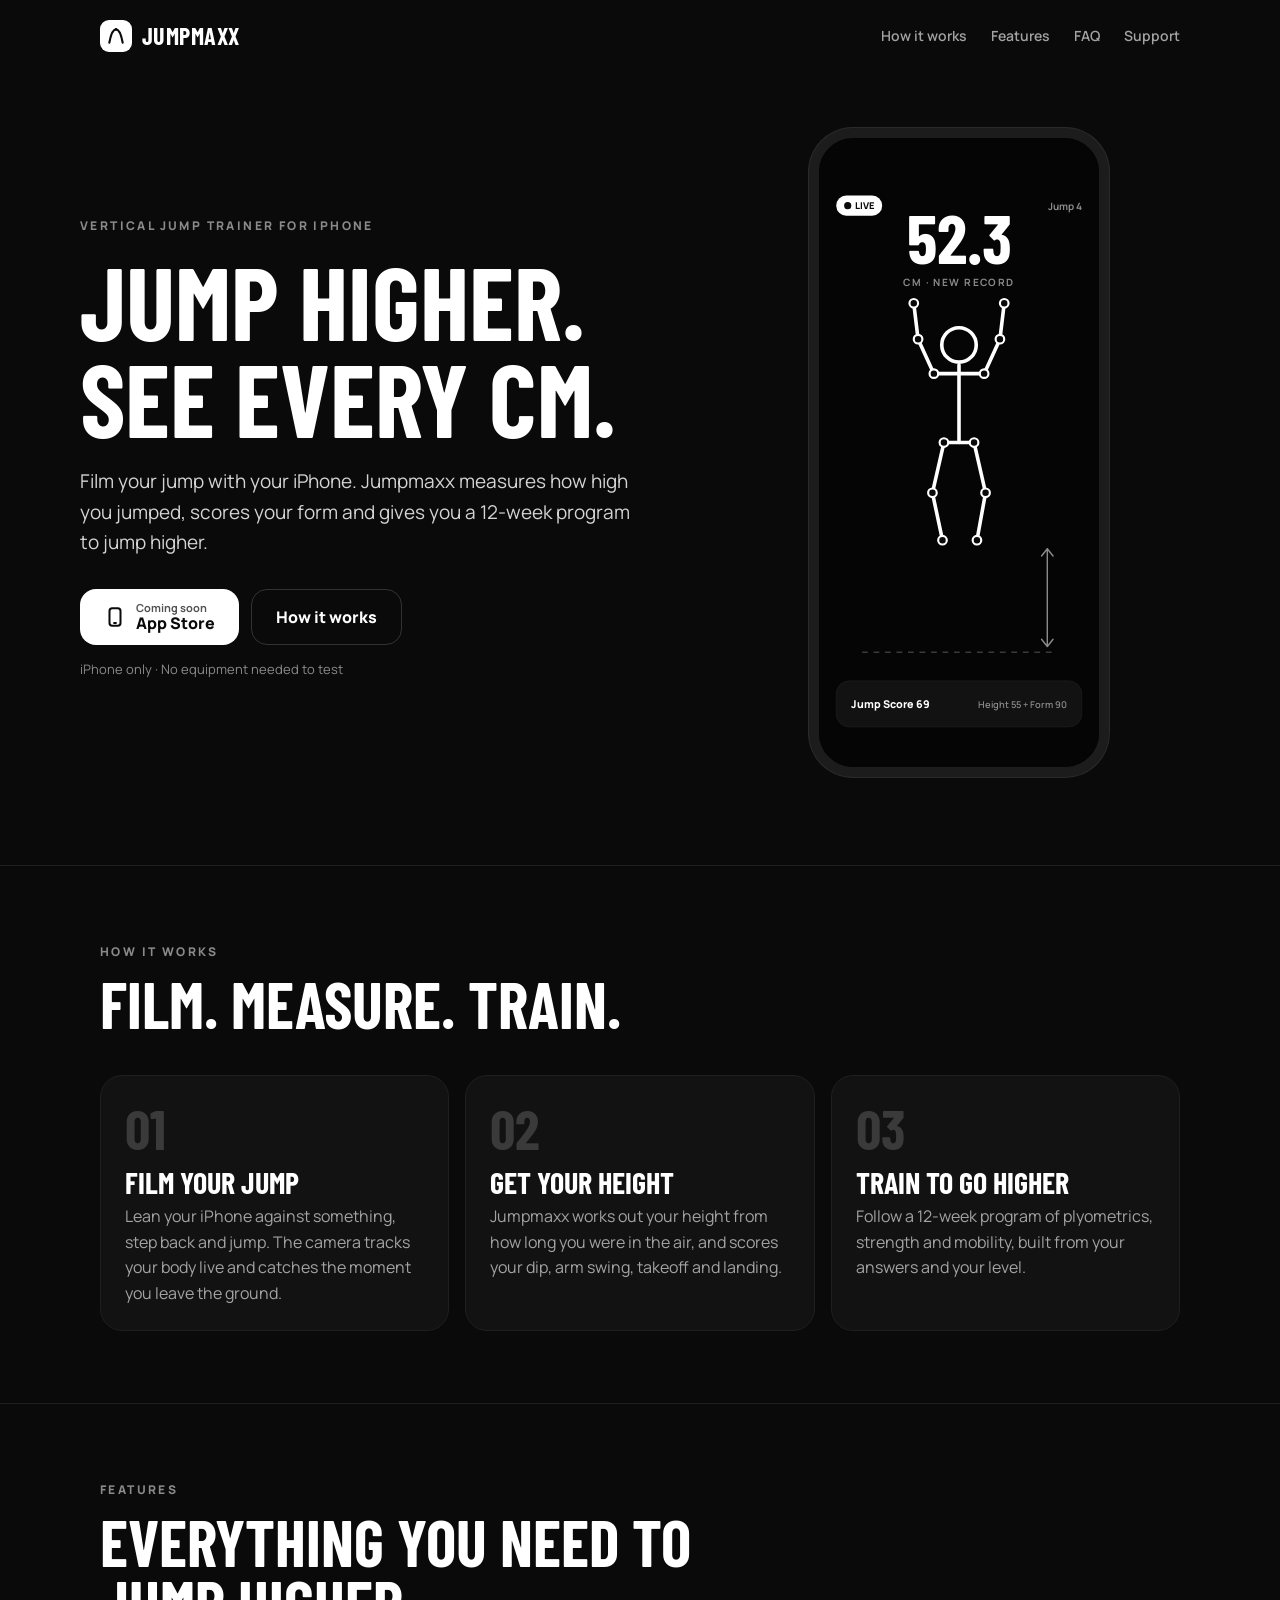
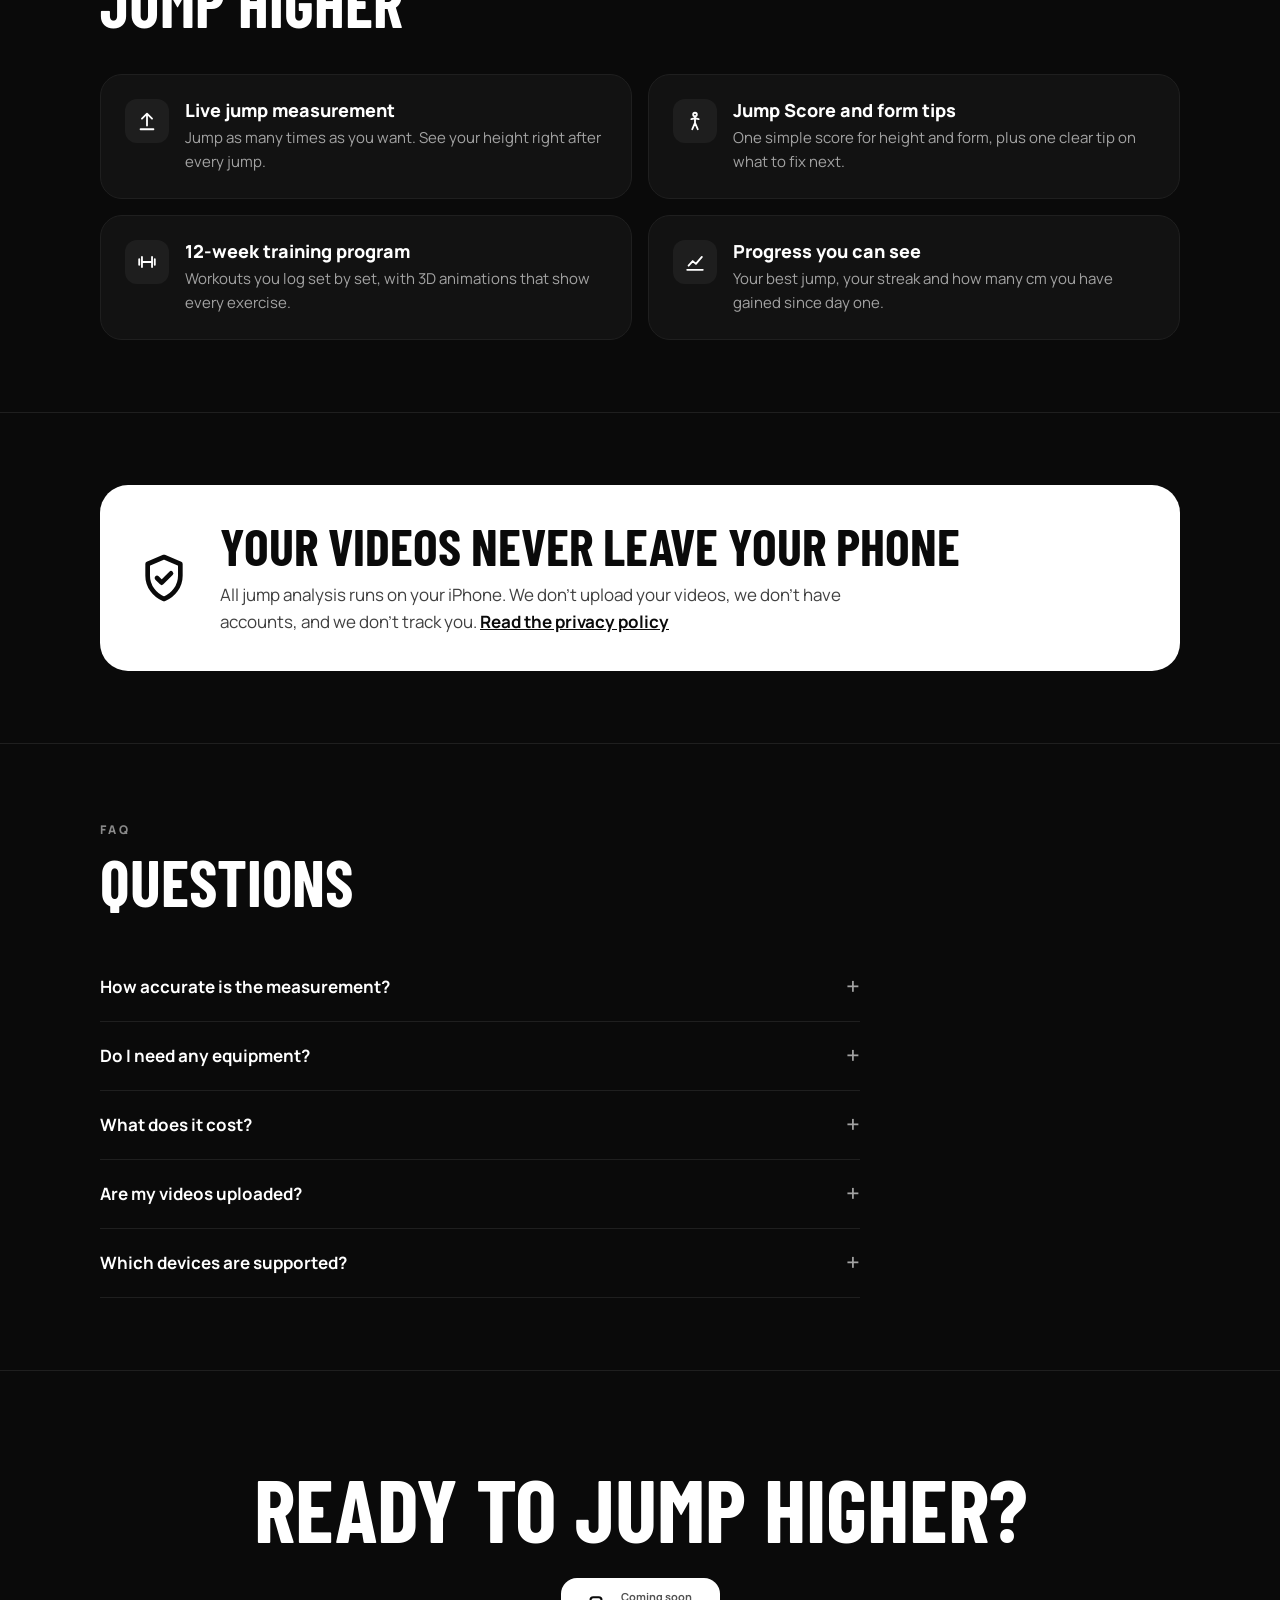
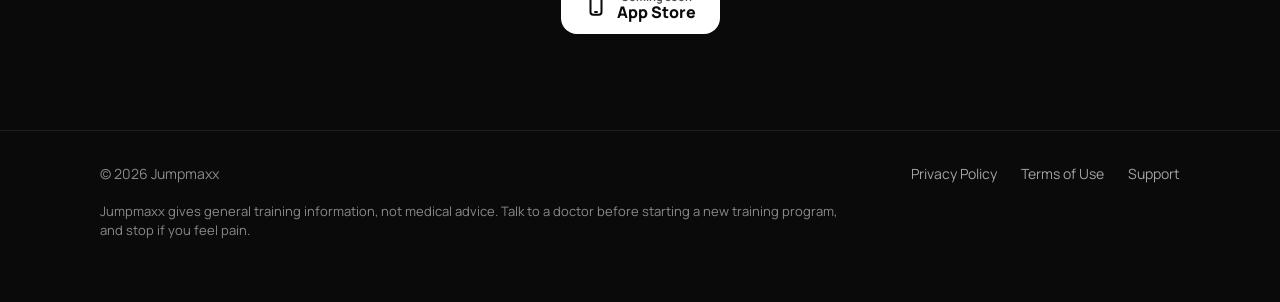
<file: index.html>
<!doctype html>
<html lang="en">
<head>
<meta charset="utf-8">
<meta name="viewport" content="width=device-width, initial-scale=1">
<title>Jumpmaxx – Measure and train your vertical jump</title>
<meta name="description" content="Film your jump with your iPhone. Jumpmaxx measures your height, scores your form and gives you a 12-week program to jump higher. Your videos never leave your phone.">
<link rel="preconnect" href="https://fonts.googleapis.com">
<link rel="preconnect" href="https://fonts.gstatic.com" crossorigin>
<link href="https://fonts.googleapis.com/css2?family=Barlow+Condensed:wght@600;700&family=Manrope:wght@400;500;600;700;800&display=swap" rel="stylesheet">
<link rel="stylesheet" href="style.css?v=3">
</head>
<body>

<header class="wrap nav">
  <a class="brand" href="index.html" aria-label="Jumpmaxx home">
    <span class="brand-mark"><svg width="20" height="20" viewBox="0 0 24 24" fill="none" stroke="#0A0A0A" stroke-width="2.6" stroke-linecap="round" aria-hidden="true"><path d="M4 20C6 9 9 4 12 4s6 5 8 16"/><circle cx="12" cy="4" r="1.6" fill="#0A0A0A" stroke="none"/></svg></span>
    Jumpmaxx
  </a>
  <nav class="nav-links" aria-label="Main">
    <a href="#how">How it works</a>
    <a href="#features">Features</a>
    <a href="#faq">FAQ</a>
    <a href="support.html">Support</a>
  </nav>
</header>

<main>
  <div class="wrap hero">
    <div>
      <span class="eyebrow">Vertical jump trainer for iPhone</span>
      <h1>Jump higher.<br>See every cm.</h1>
      <p class="lead">Film your jump with your iPhone. Jumpmaxx measures how high you jumped, scores your form and gives you a 12-week program to jump higher.</p>
      <div class="cta">
        <a class="btn" href="#download">
          <svg width="22" height="22" viewBox="0 0 24 24" fill="none" stroke="currentColor" stroke-width="2.2" stroke-linecap="round" stroke-linejoin="round" aria-hidden="true"><rect x="6" y="2.5" width="12" height="19" rx="3"/><path d="M11 18.5h2"/></svg>
          <span><small>Coming soon</small>App Store</span>
        </a>
        <a class="btn btn-ghost" href="#how">How it works</a>
      </div>
      <p class="note">iPhone only · No equipment needed to test</p>
    </div>

    <div class="phone" aria-hidden="true">
      <svg viewBox="0 0 390 844" xmlns="http://www.w3.org/2000/svg">
        <rect width="390" height="844" fill="#050505"/>
        <rect x="24" y="64" width="64" height="28" rx="14" fill="#FFFFFF"/>
        <circle cx="40" cy="78" r="5" fill="#0A0A0A"/>
        <text x="50" y="83" font-family="Manrope, sans-serif" font-size="13" font-weight="800" fill="#0A0A0A">LIVE</text>
        <text x="366" y="84" font-family="Manrope, sans-serif" font-size="14" font-weight="700" fill="#8A8A8A" text-anchor="end">Jump 4</text>
        <text x="195" y="160" font-family="Barlow Condensed, sans-serif" font-size="96" font-weight="700" fill="#FFFFFF" text-anchor="middle">52.3</text>
        <text x="195" y="190" font-family="Manrope, sans-serif" font-size="14" font-weight="700" fill="#8A8A8A" text-anchor="middle" letter-spacing="2">CM · NEW RECORD</text>
        <g stroke="#FFFFFF" stroke-width="5" stroke-linecap="round" stroke-linejoin="round" fill="none">
          <path d="M195 300v108"/>
          <path d="M160 312h70"/>
          <path d="M160 312l-22-48-6-50"/>
          <path d="M230 312l22-48 6-50"/>
          <path d="M174 408h42"/>
          <path d="M174 408l-16 70 14 66"/>
          <path d="M216 408l16 70-12 66"/>
        </g>
        <circle cx="195" cy="272" r="24" fill="none" stroke="#FFFFFF" stroke-width="5"/>
        <g fill="#0A0A0A" stroke="#FFFFFF" stroke-width="3">
          <circle cx="160" cy="312" r="6"/><circle cx="230" cy="312" r="6"/>
          <circle cx="138" cy="264" r="6"/><circle cx="252" cy="264" r="6"/>
          <circle cx="132" cy="214" r="6"/><circle cx="258" cy="214" r="6"/>
          <circle cx="174" cy="408" r="6"/><circle cx="216" cy="408" r="6"/>
          <circle cx="158" cy="478" r="6"/><circle cx="232" cy="478" r="6"/>
          <circle cx="172" cy="544" r="6"/><circle cx="220" cy="544" r="6"/>
        </g>
        <path d="M60 700h270" stroke="#3A3A3A" stroke-width="2" stroke-dasharray="8 8"/>
        <path d="M318 692V556M310 566l8-10 8 10M310 682l8 10 8-10" stroke="#8A8A8A" stroke-width="2" fill="none" stroke-linecap="round" stroke-linejoin="round"/>
        <rect x="24" y="740" width="342" height="64" rx="18" fill="#121212" stroke="#1F1F1F"/>
        <text x="44" y="778" font-family="Manrope, sans-serif" font-size="15" font-weight="800" fill="#FFFFFF">Jump Score 69</text>
        <text x="346" y="778" font-family="Manrope, sans-serif" font-size="13" font-weight="600" fill="#8A8A8A" text-anchor="end">Height 55 + Form 90</text>
      </svg>
    </div>
  </div>

  <section id="how">
    <div class="wrap">
      <div class="section-head">
        <span class="eyebrow">How it works</span>
        <h2>Film. Measure. Train.</h2>
      </div>
      <div class="steps">
        <div class="step">
          <div class="step-num">01</div>
          <h3>Film your jump</h3>
          <p>Lean your iPhone against something, step back and jump. The camera tracks your body live and catches the moment you leave the ground.</p>
        </div>
        <div class="step">
          <div class="step-num">02</div>
          <h3>Get your height</h3>
          <p>Jumpmaxx works out your height from how long you were in the air, and scores your dip, arm swing, takeoff and landing.</p>
        </div>
        <div class="step">
          <div class="step-num">03</div>
          <h3>Train to go higher</h3>
          <p>Follow a 12-week program of plyometrics, strength and mobility, built from your answers and your level.</p>
        </div>
      </div>
    </div>
  </section>

  <section id="features">
    <div class="wrap">
      <div class="section-head">
        <span class="eyebrow">Features</span>
        <h2>Everything you need to jump higher</h2>
      </div>
      <div class="features">
        <div class="feature">
          <span class="feature-icon"><svg width="22" height="22" viewBox="0 0 24 24" fill="none" stroke="#FFFFFF" stroke-width="2" stroke-linecap="round" stroke-linejoin="round" aria-hidden="true"><path d="M12 17V4M6.5 9.5L12 4l5.5 5.5M5 21h14"/></svg></span>
          <div><h3>Live jump measurement</h3><p>Jump as many times as you want. See your height right after every jump.</p></div>
        </div>
        <div class="feature">
          <span class="feature-icon"><svg width="22" height="22" viewBox="0 0 24 24" fill="none" stroke="#FFFFFF" stroke-width="2" stroke-linecap="round" stroke-linejoin="round" aria-hidden="true"><circle cx="12" cy="5" r="2"/><path d="M12 7v7M8 10l4-1 4 1M9 21l3-7 3 7"/></svg></span>
          <div><h3>Jump Score and form tips</h3><p>One simple score for height and form, plus one clear tip on what to fix next.</p></div>
        </div>
        <div class="feature">
          <span class="feature-icon"><svg width="22" height="22" viewBox="0 0 24 24" fill="none" stroke="#FFFFFF" stroke-width="2" stroke-linecap="round" stroke-linejoin="round" aria-hidden="true"><path d="M6.5 6.5v11M17.5 6.5v11M3.5 9v6M20.5 9v6M6.5 12h11"/></svg></span>
          <div><h3>12-week training program</h3><p>Workouts you log set by set, with 3D animations that show every exercise.</p></div>
        </div>
        <div class="feature">
          <span class="feature-icon"><svg width="22" height="22" viewBox="0 0 24 24" fill="none" stroke="#FFFFFF" stroke-width="2" stroke-linecap="round" stroke-linejoin="round" aria-hidden="true"><path d="M3.5 20.5h17M5 16l4.5-5 3.5 3 6.5-7.5"/></svg></span>
          <div><h3>Progress you can see</h3><p>Your best jump, your streak and how many cm you have gained since day one.</p></div>
        </div>
      </div>
    </div>
  </section>

  <section>
    <div class="wrap">
      <div class="privacy-band">
        <svg width="56" height="56" viewBox="0 0 24 24" fill="none" stroke="#0A0A0A" stroke-width="2" stroke-linecap="round" stroke-linejoin="round" aria-hidden="true"><path d="M12 3l7 3v5c0 4.5-3 8.5-7 10-4-1.5-7-5.5-7-10V6l7-3z"/><path d="M9 12l2 2 4-4"/></svg>
        <div>
          <h2>Your videos never leave your phone</h2>
          <p>All jump analysis runs on your iPhone. We don't upload your videos, we don't have accounts, and we don't track you. <a href="privacy.html">Read the privacy policy</a></p>
        </div>
      </div>
    </div>
  </section>

  <section id="faq">
    <div class="wrap">
      <div class="section-head">
        <span class="eyebrow">FAQ</span>
        <h2>Questions</h2>
      </div>
      <div class="faq">
        <details>
          <summary>How accurate is the measurement?</summary>
          <p>Jumpmaxx uses flight time, the same method as jump mats. It needs a clear view of your whole body and good light. Results are most accurate on newer iPhones with a high frame rate.</p>
        </details>
        <details>
          <summary>Do I need any equipment?</summary>
          <p>No. To test your jump you only need your iPhone and some floor space. Some workouts use a box, weights or a band, and the app shows you what each one needs.</p>
        </details>
        <details>
          <summary>What does it cost?</summary>
          <p>Jumpmaxx is a subscription, monthly or yearly. You can see the price in your currency in the app before you buy. You can cancel any time in your Apple ID settings.</p>
        </details>
        <details>
          <summary>Are my videos uploaded?</summary>
          <p>No. The video is analysed on your phone and deleted when you're done. Only your results, like height and score, are saved on your phone.</p>
        </details>
        <details>
          <summary>Which devices are supported?</summary>
          <p>iPhone only for now.</p>
        </details>
      </div>
    </div>
  </section>

  <section id="download" class="final">
    <div class="wrap">
      <h2>Ready to jump higher?</h2>
      <div class="cta">
        <a class="btn" href="#download">
          <svg width="22" height="22" viewBox="0 0 24 24" fill="none" stroke="currentColor" stroke-width="2.2" stroke-linecap="round" stroke-linejoin="round" aria-hidden="true"><rect x="6" y="2.5" width="12" height="19" rx="3"/><path d="M11 18.5h2"/></svg>
          <span><small>Coming soon</small>App Store</span>
        </a>
      </div>
    </div>
  </section>
</main>

<footer>
  <div class="wrap">
    <div class="foot">
      <span>© 2026 Jumpmaxx</span>
      <nav aria-label="Footer">
        <a href="privacy.html">Privacy Policy</a>
        <a href="https://www.apple.com/legal/internet-services/itunes/dev/stdeula/">Terms of Use</a>
        <a href="support.html">Support</a>
      </nav>
    </div>
    <p class="disclaimer">Jumpmaxx gives general training information, not medical advice. Talk to a doctor before starting a new training program, and stop if you feel pain.</p>
  </div>
</footer>

</body>
</html>
</file>
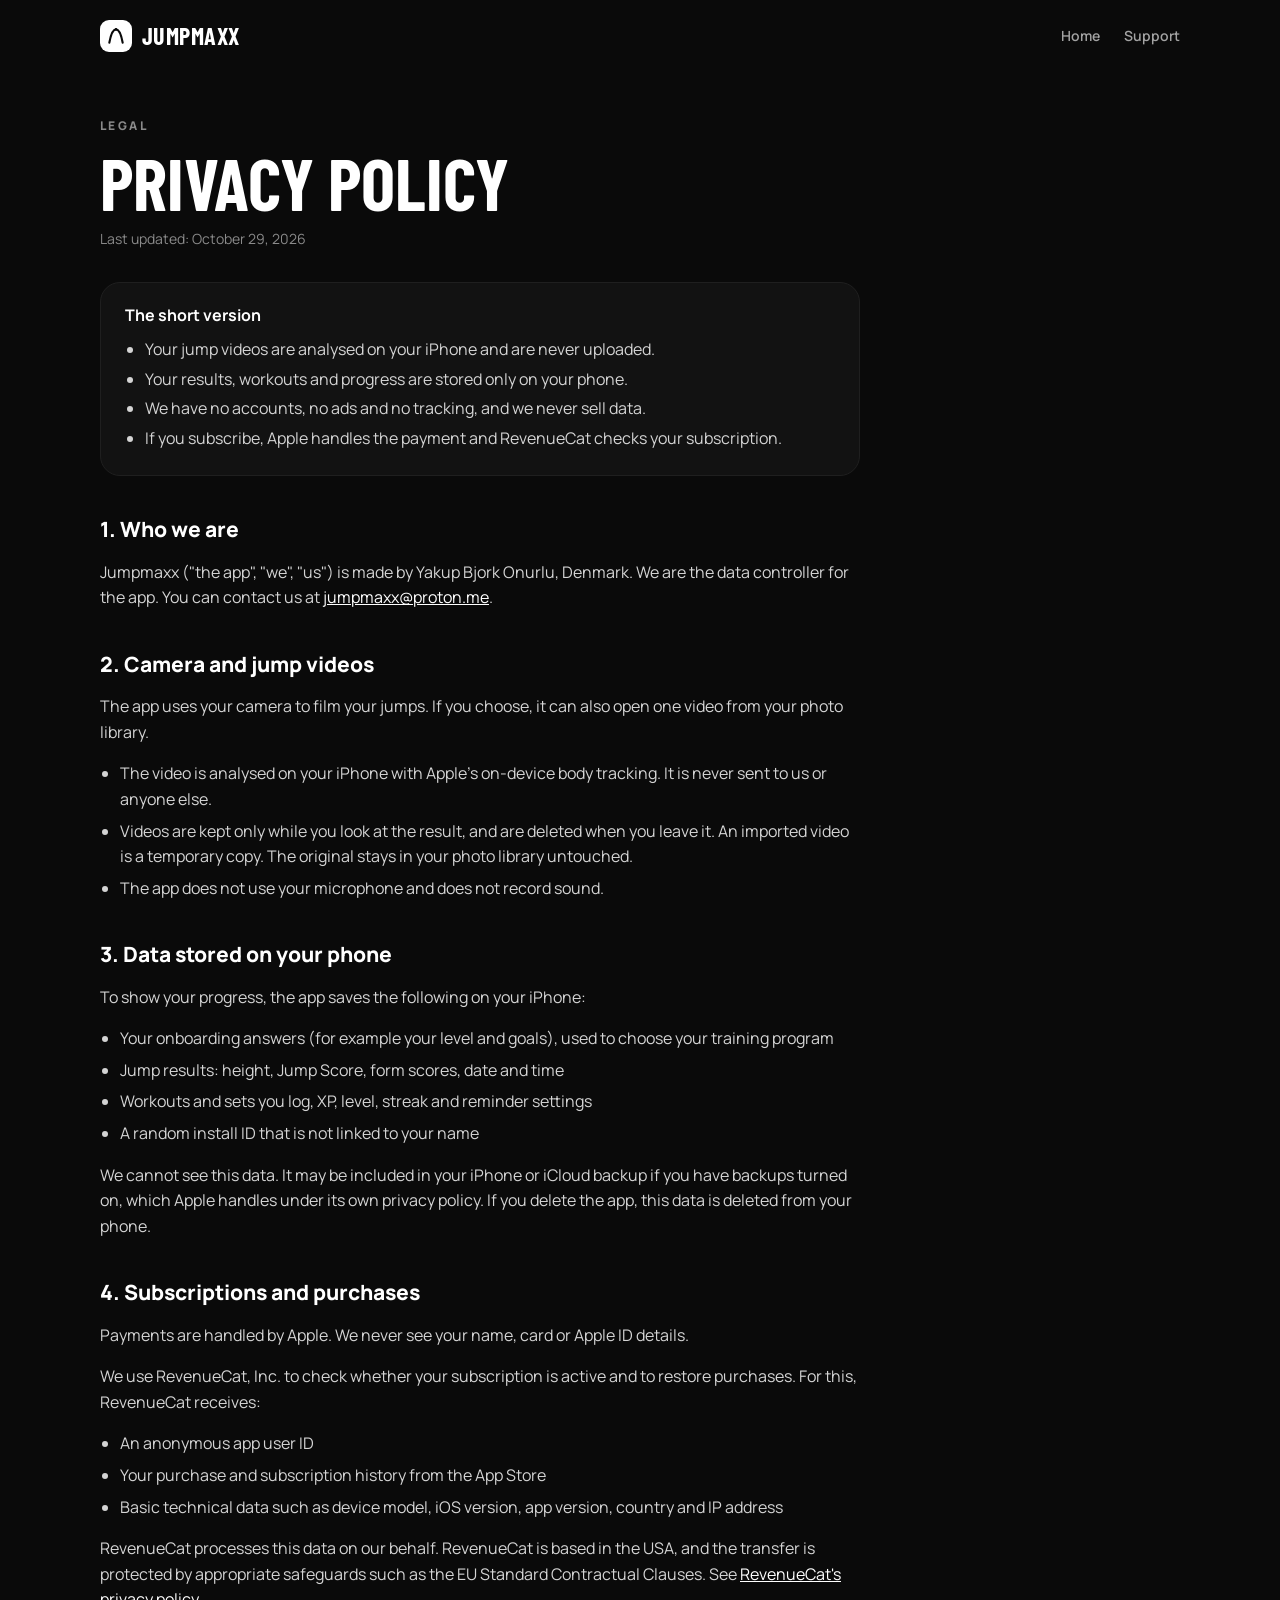
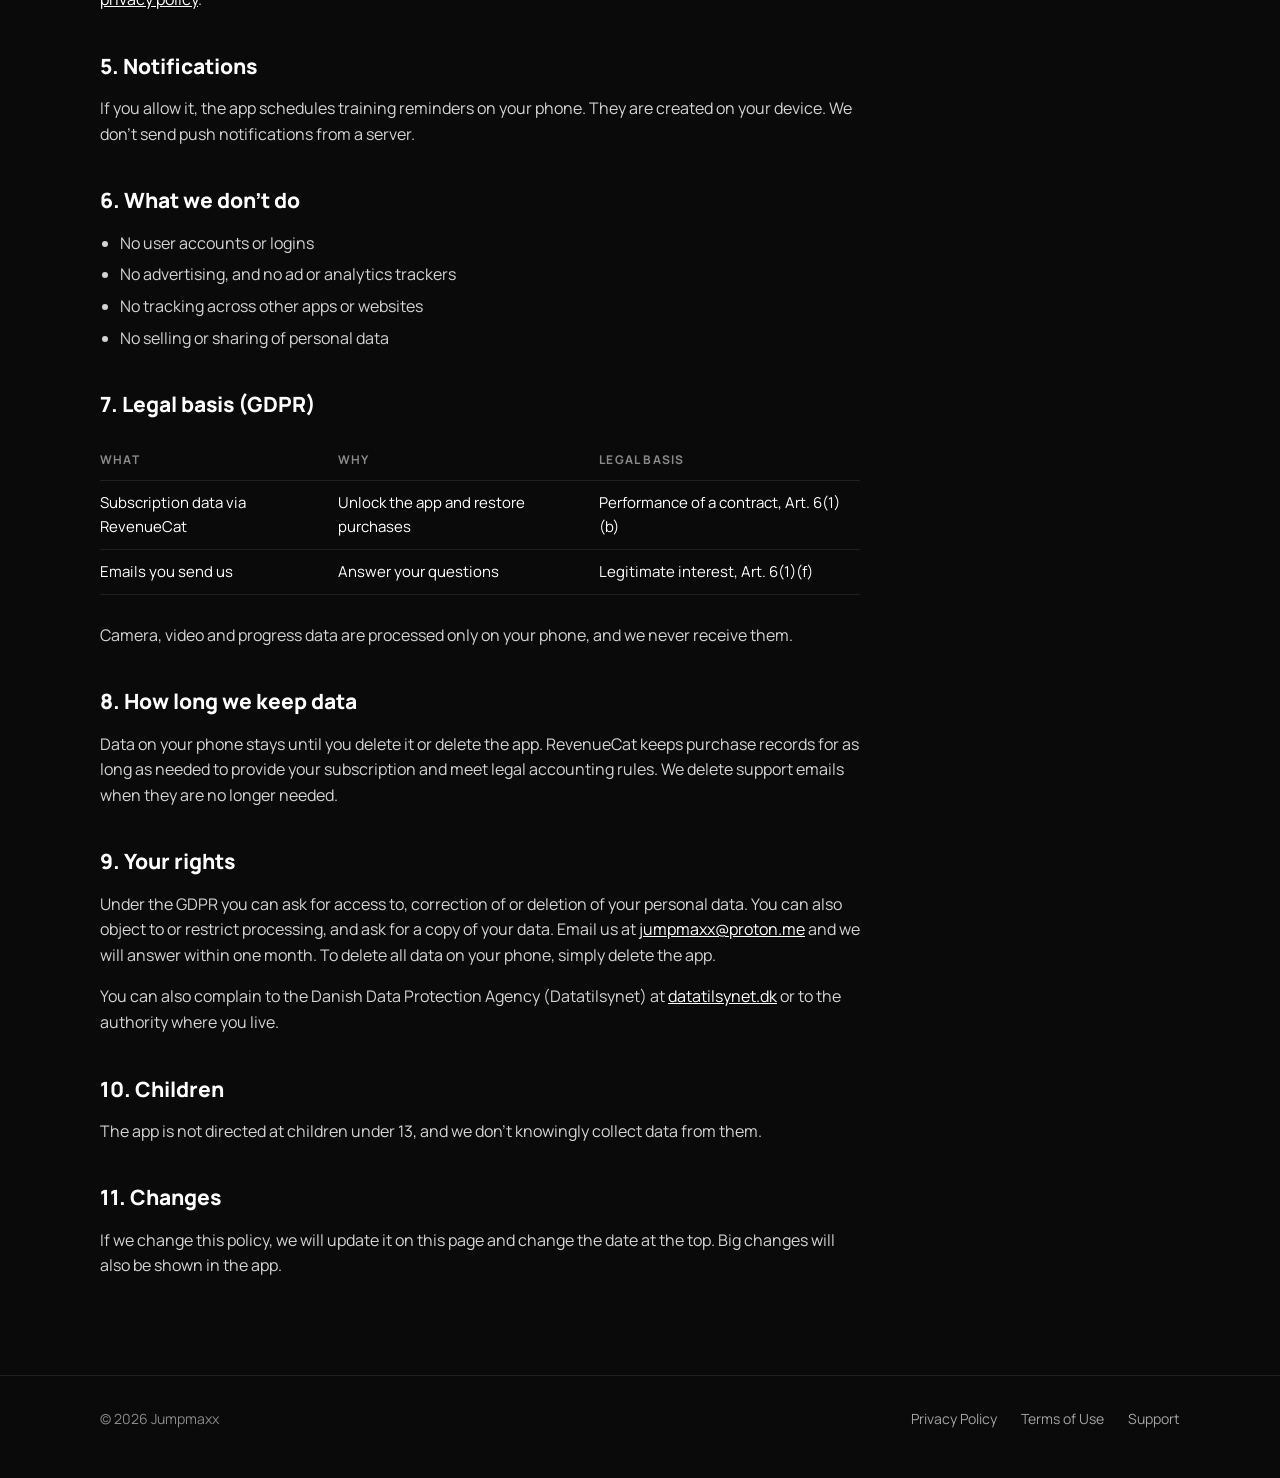
<file: privacy.html>
<!doctype html>
<html lang="en">
<head>
<meta charset="utf-8">
<meta name="viewport" content="width=device-width, initial-scale=1">
<title>Privacy Policy – Jumpmaxx</title>
<meta name="description" content="How Jumpmaxx handles your data. Jump videos are analysed on your iPhone and never uploaded.">
<link rel="preconnect" href="https://fonts.googleapis.com">
<link rel="preconnect" href="https://fonts.gstatic.com" crossorigin>
<link href="https://fonts.googleapis.com/css2?family=Barlow+Condensed:wght@600;700&family=Manrope:wght@400;500;600;700;800&display=swap" rel="stylesheet">
<link rel="stylesheet" href="style.css?v=3">
</head>
<body>

<header class="wrap nav">
  <a class="brand" href="index.html" aria-label="Jumpmaxx home">
    <span class="brand-mark"><svg width="20" height="20" viewBox="0 0 24 24" fill="none" stroke="#0A0A0A" stroke-width="2.6" stroke-linecap="round" aria-hidden="true"><path d="M4 20C6 9 9 4 12 4s6 5 8 16"/><circle cx="12" cy="4" r="1.6" fill="#0A0A0A" stroke="none"/></svg></span>
    Jumpmaxx
  </a>
  <nav class="nav-links" aria-label="Main">
    <a href="index.html">Home</a>
    <a href="support.html">Support</a>
  </nav>
</header>

<main class="wrap">
  <article class="doc">
    <span class="eyebrow">Legal</span>
    <h1>Privacy Policy</h1>
    <p class="updated">Last updated: October 29, 2026</p>

    <div class="summary">
      <strong>The short version</strong>
      <ul>
        <li>Your jump videos are analysed on your iPhone and are never uploaded.</li>
        <li>Your results, workouts and progress are stored only on your phone.</li>
        <li>We have no accounts, no ads and no tracking, and we never sell data.</li>
        <li>If you subscribe, Apple handles the payment and RevenueCat checks your subscription.</li>
      </ul>
    </div>

    <h2>1. Who we are</h2>
    <p>Jumpmaxx ("the app", "we", "us") is made by Yakup Bjork Onurlu, Denmark. We are the data controller for the app. You can contact us at <a href="mailto:jumpmaxx@proton.me">jumpmaxx@proton.me</a>.</p>

    <h2>2. Camera and jump videos</h2>
    <p>The app uses your camera to film your jumps. If you choose, it can also open one video from your photo library.</p>
    <ul>
      <li>The video is analysed on your iPhone with Apple's on-device body tracking. It is never sent to us or anyone else.</li>
      <li>Videos are kept only while you look at the result, and are deleted when you leave it. An imported video is a temporary copy. The original stays in your photo library untouched.</li>
      <li>The app does not use your microphone and does not record sound.</li>
    </ul>

    <h2>3. Data stored on your phone</h2>
    <p>To show your progress, the app saves the following on your iPhone:</p>
    <ul>
      <li>Your onboarding answers (for example your level and goals), used to choose your training program</li>
      <li>Jump results: height, Jump Score, form scores, date and time</li>
      <li>Workouts and sets you log, XP, level, streak and reminder settings</li>
      <li>A random install ID that is not linked to your name</li>
    </ul>
    <p>We cannot see this data. It may be included in your iPhone or iCloud backup if you have backups turned on, which Apple handles under its own privacy policy. If you delete the app, this data is deleted from your phone.</p>

    <h2>4. Subscriptions and purchases</h2>
    <p>Payments are handled by Apple. We never see your name, card or Apple ID details.</p>
    <p>We use RevenueCat, Inc. to check whether your subscription is active and to restore purchases. For this, RevenueCat receives:</p>
    <ul>
      <li>An anonymous app user ID</li>
      <li>Your purchase and subscription history from the App Store</li>
      <li>Basic technical data such as device model, iOS version, app version, country and IP address</li>
    </ul>
    <p>RevenueCat processes this data on our behalf. RevenueCat is based in the USA, and the transfer is protected by appropriate safeguards such as the EU Standard Contractual Clauses. See <a href="https://www.revenuecat.com/privacy">RevenueCat's privacy policy</a>.</p>

    <h2>5. Notifications</h2>
    <p>If you allow it, the app schedules training reminders on your phone. They are created on your device. We don't send push notifications from a server.</p>

    <h2>6. What we don't do</h2>
    <ul>
      <li>No user accounts or logins</li>
      <li>No advertising, and no ad or analytics trackers</li>
      <li>No tracking across other apps or websites</li>
      <li>No selling or sharing of personal data</li>
    </ul>

    <h2>7. Legal basis (GDPR)</h2>
    <div class="table-scroll">
      <table>
        <thead><tr><th>What</th><th>Why</th><th>Legal basis</th></tr></thead>
        <tbody>
          <tr><td>Subscription data via RevenueCat</td><td>Unlock the app and restore purchases</td><td>Performance of a contract, Art. 6(1)(b)</td></tr>
          <tr><td>Emails you send us</td><td>Answer your questions</td><td>Legitimate interest, Art. 6(1)(f)</td></tr>
        </tbody>
      </table>
    </div>
    <p>Camera, video and progress data are processed only on your phone, and we never receive them.</p>

    <h2>8. How long we keep data</h2>
    <p>Data on your phone stays until you delete it or delete the app. RevenueCat keeps purchase records for as long as needed to provide your subscription and meet legal accounting rules. We delete support emails when they are no longer needed.</p>

    <h2>9. Your rights</h2>
    <p>Under the GDPR you can ask for access to, correction of or deletion of your personal data. You can also object to or restrict processing, and ask for a copy of your data. Email us at <a href="mailto:jumpmaxx@proton.me">jumpmaxx@proton.me</a> and we will answer within one month. To delete all data on your phone, simply delete the app.</p>
    <p>You can also complain to the Danish Data Protection Agency (Datatilsynet) at <a href="https://www.datatilsynet.dk">datatilsynet.dk</a> or to the authority where you live.</p>

    <h2>10. Children</h2>
    <p>The app is not directed at children under 13, and we don't knowingly collect data from them.</p>

    <h2>11. Changes</h2>
    <p>If we change this policy, we will update it on this page and change the date at the top. Big changes will also be shown in the app.</p>
  </article>
</main>

<footer>
  <div class="wrap">
    <div class="foot">
      <span>© 2026 Jumpmaxx</span>
      <nav aria-label="Footer">
        <a href="privacy.html">Privacy Policy</a>
        <a href="https://www.apple.com/legal/internet-services/itunes/dev/stdeula/">Terms of Use</a>
        <a href="support.html">Support</a>
      </nav>
    </div>
  </div>
</footer>

</body>
</html>
</file>
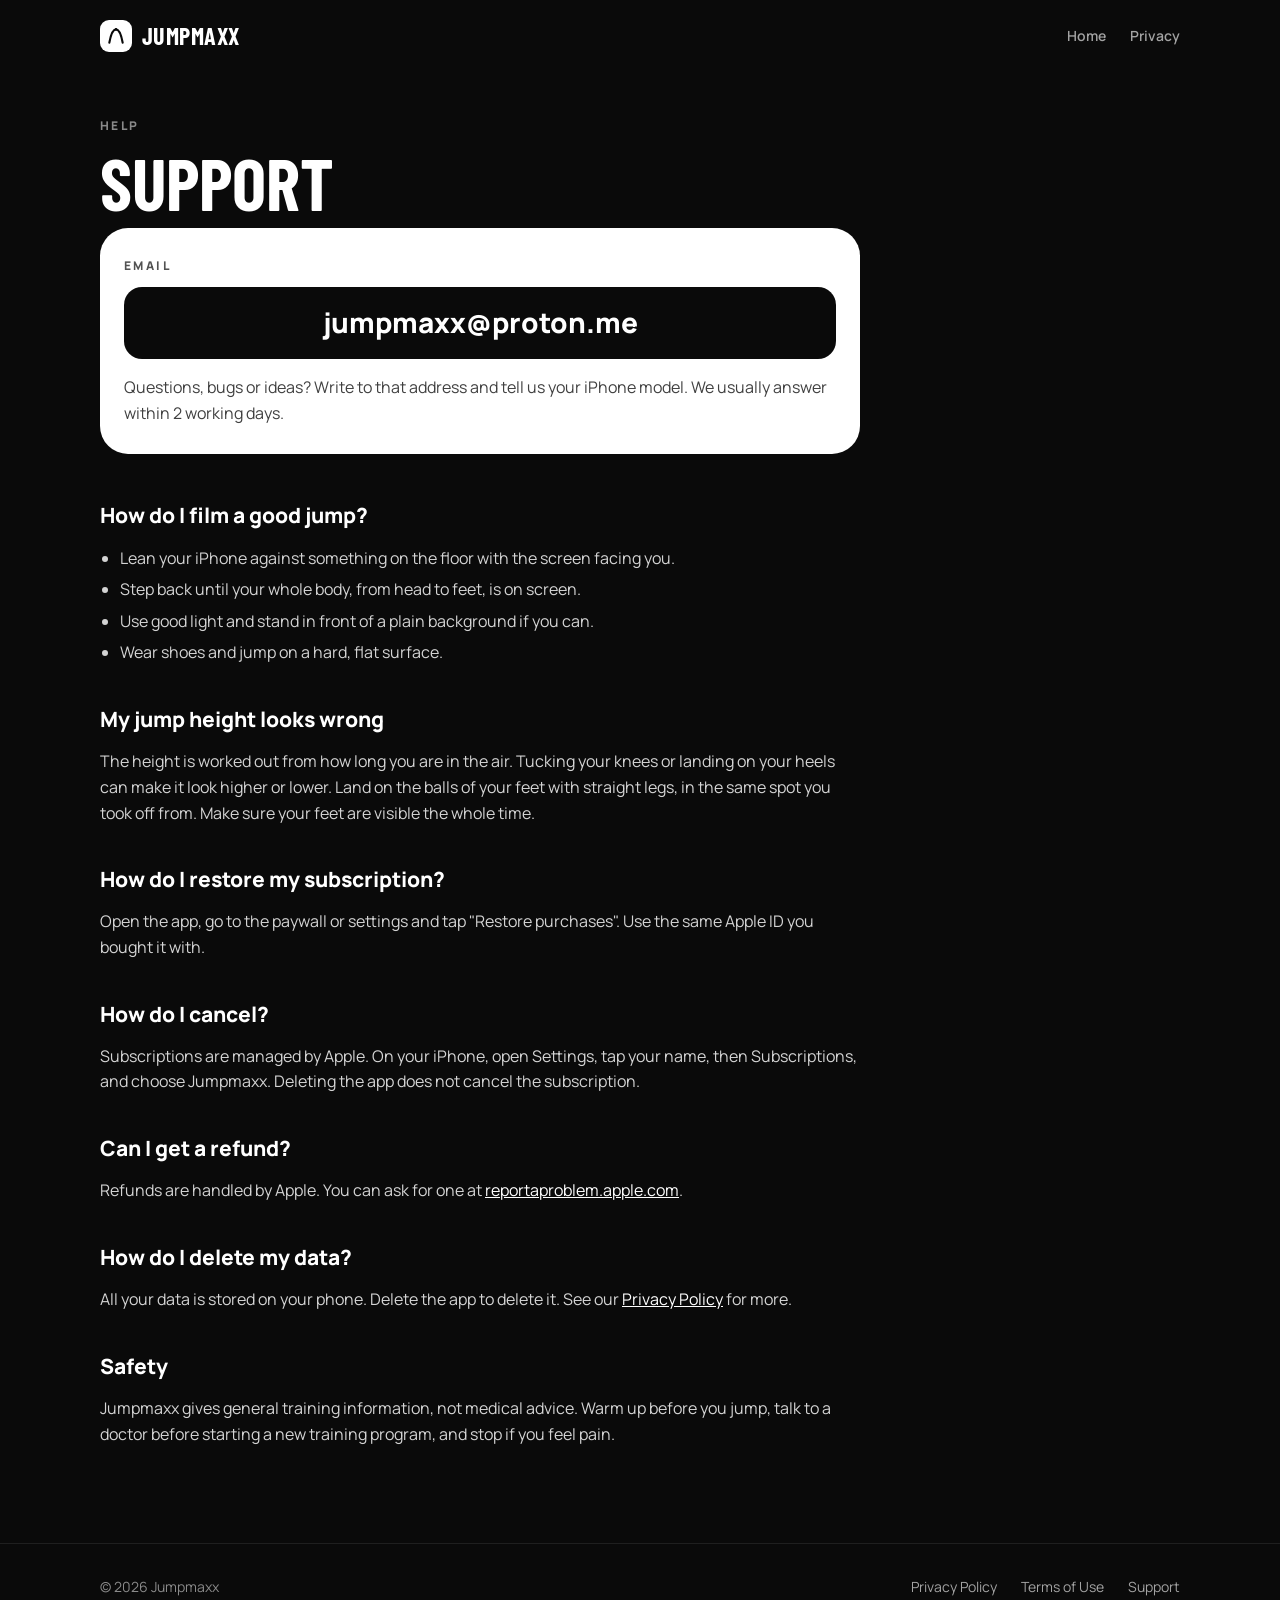
<file: support.html>
<!doctype html>
<html lang="en">
<head>
<meta charset="utf-8">
<meta name="viewport" content="width=device-width, initial-scale=1">
<title>Support – Jumpmaxx</title>
<meta name="description" content="Help with Jumpmaxx: filming your jump, subscriptions, restoring purchases and contact.">
<link rel="preconnect" href="https://fonts.googleapis.com">
<link rel="preconnect" href="https://fonts.gstatic.com" crossorigin>
<link href="https://fonts.googleapis.com/css2?family=Barlow+Condensed:wght@600;700&family=Manrope:wght@400;500;600;700;800&display=swap" rel="stylesheet">
<link rel="stylesheet" href="style.css?v=3">
</head>
<body>

<header class="wrap nav">
  <a class="brand" href="index.html" aria-label="Jumpmaxx home">
    <span class="brand-mark"><svg width="20" height="20" viewBox="0 0 24 24" fill="none" stroke="#0A0A0A" stroke-width="2.6" stroke-linecap="round" aria-hidden="true"><path d="M4 20C6 9 9 4 12 4s6 5 8 16"/><circle cx="12" cy="4" r="1.6" fill="#0A0A0A" stroke="none"/></svg></span>
    Jumpmaxx
  </a>
  <nav class="nav-links" aria-label="Main">
    <a href="index.html">Home</a>
    <a href="privacy.html">Privacy</a>
  </nav>
</header>

<main class="wrap">
  <article class="doc">
    <span class="eyebrow">Help</span>
    <h1>Support</h1>

    <div class="contact-card">
      <p class="contact-kicker">Email</p>
      <a class="contact-mail" href="mailto:jumpmaxx@proton.me?subject=Jumpmaxx%20support">jumpmaxx@proton.me</a>
      <p>Questions, bugs or ideas? Write to that address and tell us your iPhone model. We usually answer within 2 working days.</p>
    </div>

    <h2>How do I film a good jump?</h2>
    <ul>
      <li>Lean your iPhone against something on the floor with the screen facing you.</li>
      <li>Step back until your whole body, from head to feet, is on screen.</li>
      <li>Use good light and stand in front of a plain background if you can.</li>
      <li>Wear shoes and jump on a hard, flat surface.</li>
    </ul>

    <h2>My jump height looks wrong</h2>
    <p>The height is worked out from how long you are in the air. Tucking your knees or landing on your heels can make it look higher or lower. Land on the balls of your feet with straight legs, in the same spot you took off from. Make sure your feet are visible the whole time.</p>

    <h2>How do I restore my subscription?</h2>
    <p>Open the app, go to the paywall or settings and tap "Restore purchases". Use the same Apple ID you bought it with.</p>

    <h2>How do I cancel?</h2>
    <p>Subscriptions are managed by Apple. On your iPhone, open Settings, tap your name, then Subscriptions, and choose Jumpmaxx. Deleting the app does not cancel the subscription.</p>

    <h2>Can I get a refund?</h2>
    <p>Refunds are handled by Apple. You can ask for one at <a href="https://reportaproblem.apple.com">reportaproblem.apple.com</a>.</p>

    <h2>How do I delete my data?</h2>
    <p>All your data is stored on your phone. Delete the app to delete it. See our <a href="privacy.html">Privacy Policy</a> for more.</p>

    <h2>Safety</h2>
    <p>Jumpmaxx gives general training information, not medical advice. Warm up before you jump, talk to a doctor before starting a new training program, and stop if you feel pain.</p>
  </article>
</main>

<footer>
  <div class="wrap">
    <div class="foot">
      <span>© 2026 Jumpmaxx</span>
      <nav aria-label="Footer">
        <a href="privacy.html">Privacy Policy</a>
        <a href="https://www.apple.com/legal/internet-services/itunes/dev/stdeula/">Terms of Use</a>
        <a href="support.html">Support</a>
      </nav>
    </div>
  </div>
</footer>

</body>
</html>
</file>
<file: style.css>
:root {
  --bg: #0A0A0A;
  --card: #121212;
  --line: #1F1F1F;
  --text: #FFFFFF;
  --muted: #A3A3A3;
  --dim: #8A8A8A;
  --display: 'Barlow Condensed', sans-serif;
  --body: 'Manrope', sans-serif;
}
* { box-sizing: border-box; }
html { -webkit-text-size-adjust: 100%; }
body { margin: 0; background: var(--bg); color: var(--text); font-family: var(--body); line-height: 1.6; }
a { color: var(--text); }
a:hover { color: #D4D4D4; }
img, svg { display: block; max-width: 100%; }
.wrap { max-width: 1120px; margin: 0 auto; padding: 0 20px; }

/* nav */
.nav { display: flex; align-items: center; justify-content: space-between; height: 72px; }
.brand { display: flex; align-items: center; gap: 10px; text-decoration: none; font-family: var(--display); font-weight: 700; font-size: 24px; letter-spacing: 0.02em; text-transform: uppercase; }
.brand-mark { width: 32px; height: 32px; border-radius: 9px; background: #FFFFFF; display: flex; align-items: center; justify-content: center; }
.nav-links { display: flex; gap: 24px; font-size: 14px; font-weight: 600; }
.nav-links a { color: var(--muted); text-decoration: none; }
.nav-links a:hover { color: var(--text); }

/* buttons */
.btn { display: inline-flex; align-items: center; gap: 10px; height: 56px; padding: 0 24px; border-radius: 16px; background: #FFFFFF; color: #0A0A0A; font-weight: 800; font-size: 16px; text-decoration: none; }
.btn:hover { color: #0A0A0A; background: #E5E5E5; }
.btn small { display: block; font-size: 11px; font-weight: 700; color: #525252; line-height: 1.1; }
.btn span { line-height: 1.15; }
.btn-ghost { background: transparent; color: var(--text); border: 1px solid #333333; }
.btn-ghost:hover { background: #161616; color: var(--text); }

/* hero */
.hero { display: grid; grid-template-columns: 1.1fr 0.9fr; gap: 48px; align-items: center; padding: 56px 0 88px; }
.eyebrow { font-size: 12px; font-weight: 800; letter-spacing: 0.2em; color: var(--dim); text-transform: uppercase; }
h1, h2, h3 { font-family: var(--display); font-weight: 700; text-transform: uppercase; line-height: 0.95; margin: 0; }
.hero h1 { font-size: clamp(56px, 8vw, 104px); margin: 14px 0 20px; }
.lead { font-size: 19px; color: #D4D4D4; max-width: 30em; margin: 0 0 32px; }
.cta { display: flex; flex-wrap: wrap; gap: 12px; }
.note { margin-top: 14px; font-size: 13px; color: var(--dim); }

.phone { width: 300px; max-width: 100%; margin: 0 auto; aspect-ratio: 390 / 844; border-radius: 44px; border: 10px solid #1C1C1C; background: #050505; position: relative; overflow: hidden; box-shadow: 0 0 0 1px #2A2A2A; }
.phone svg { width: 100%; height: 100%; }

/* sections */
section { padding: 72px 0; border-top: 1px solid var(--line); }
.section-head { max-width: 640px; margin-bottom: 40px; }
.section-head h2 { font-size: clamp(40px, 5vw, 64px); margin-top: 10px; }
.section-head p { color: var(--muted); font-size: 17px; margin: 14px 0 0; }

.steps { display: grid; grid-template-columns: repeat(3, minmax(0, 1fr)); gap: 16px; }
.step { background: var(--card); border: 1px solid var(--line); border-radius: 22px; padding: 24px; }
.step-num { font-family: var(--display); font-size: 56px; font-weight: 700; line-height: 1; color: #3A3A3A; }
.step h3 { font-size: 30px; margin: 12px 0 8px; }
.step p { margin: 0; color: var(--muted); }

.features { display: grid; grid-template-columns: repeat(2, minmax(0, 1fr)); gap: 16px; }
.feature { background: var(--card); border: 1px solid var(--line); border-radius: 22px; padding: 24px; display: flex; gap: 16px; }
.feature-icon { flex: none; width: 44px; height: 44px; border-radius: 12px; background: #1E1E1E; display: flex; align-items: center; justify-content: center; }
.feature h3 { font-family: var(--body); text-transform: none; font-size: 18px; font-weight: 800; line-height: 1.3; margin: 0 0 4px; }
.feature p { margin: 0; color: var(--muted); font-size: 15px; }

.privacy-band { display: grid; grid-template-columns: auto 1fr; gap: 28px; align-items: center; background: #FFFFFF; color: #0A0A0A; border-radius: 28px; padding: 36px; }
.privacy-band h2 { font-size: clamp(34px, 4.4vw, 52px); }
.privacy-band p { margin: 10px 0 0; color: #404040; font-size: 17px; max-width: 40em; }
.privacy-band a { color: #0A0A0A; font-weight: 700; }

.faq { max-width: 760px; }
.faq details { border-bottom: 1px solid var(--line); padding: 4px 0; }
.faq summary { cursor: pointer; list-style: none; display: flex; justify-content: space-between; align-items: center; gap: 16px; min-height: 60px; font-weight: 700; font-size: 17px; }
.faq summary::-webkit-details-marker { display: none; }
.faq summary::after { content: '+'; font-size: 24px; font-weight: 500; color: var(--muted); }
.faq details[open] summary::after { content: '–'; }
.faq details p { margin: 0 0 20px; color: var(--muted); }

.final { text-align: center; padding: 96px 0; }
.final h2 { font-size: clamp(48px, 7vw, 88px); margin-bottom: 28px; }
.final .cta { justify-content: center; }

footer { border-top: 1px solid var(--line); padding: 32px 0 48px; font-size: 14px; color: var(--dim); }
.foot { display: flex; flex-wrap: wrap; gap: 16px 32px; justify-content: space-between; }
.foot nav { display: flex; gap: 24px; }
.foot nav a { color: var(--muted); text-decoration: none; }
.foot nav a:hover { color: var(--text); }
.disclaimer { margin-top: 16px; max-width: 760px; font-size: 13px; line-height: 1.5; }

/* legal pages */
.doc { max-width: 760px; padding: 40px 0 80px; }
.doc h1 { font-size: clamp(48px, 7vw, 72px); margin: 10px 0 12px; }
.doc .updated { color: var(--dim); font-size: 14px; margin: 0 0 32px; }
.doc .summary { background: var(--card); border: 1px solid var(--line); border-radius: 20px; padding: 20px 24px; margin-bottom: 40px; }
.doc .summary ul { margin: 8px 0 0; padding-left: 20px; }
.doc .summary li { margin: 4px 0; }
.doc h2 { font-family: var(--body); text-transform: none; font-size: 21px; font-weight: 800; line-height: 1.3; margin: 40px 0 10px; }
.doc p, .doc li { color: #D4D4D4; }
.doc ul { padding-left: 20px; }
.doc li { margin: 6px 0; }
.doc table { width: 100%; border-collapse: collapse; margin: 12px 0; font-size: 15px; }
.doc th, .doc td { text-align: left; vertical-align: top; padding: 10px 12px 10px 0; border-bottom: 1px solid var(--line); }
.doc th { color: var(--dim); font-size: 12px; letter-spacing: 0.1em; text-transform: uppercase; }
.table-scroll { overflow-x: auto; }
.contact-card { background: #FFFFFF; color: #0A0A0A; border-radius: 28px; padding: 28px 24px; margin: 8px 0 48px; }
.contact-card .contact-kicker { margin: 0 0 12px; font-size: 12px; font-weight: 800; letter-spacing: 0.2em; text-transform: uppercase; color: #525252; }
.contact-card p { color: #404040; margin: 16px 0 0; }
.contact-mail { display: flex; align-items: center; justify-content: center; width: 100%; min-height: 72px; padding: 18px 16px; border-radius: 18px; background: #0A0A0A; color: #FFFFFF !important; font-size: clamp(20px, 5.6vw, 28px); font-weight: 800; line-height: 1.2; text-align: center; text-decoration: none; overflow-wrap: anywhere; }
.contact-mail:hover { background: #1A1A1A; color: #FFFFFF !important; }

@media (max-width: 860px) {
  .hero { grid-template-columns: 1fr; padding-top: 24px; gap: 40px; }
  .steps, .features { grid-template-columns: 1fr; }
  .privacy-band { grid-template-columns: 1fr; padding: 28px; }
  .nav-links { display: none; }
  section { padding: 56px 0; }
}
</file>
